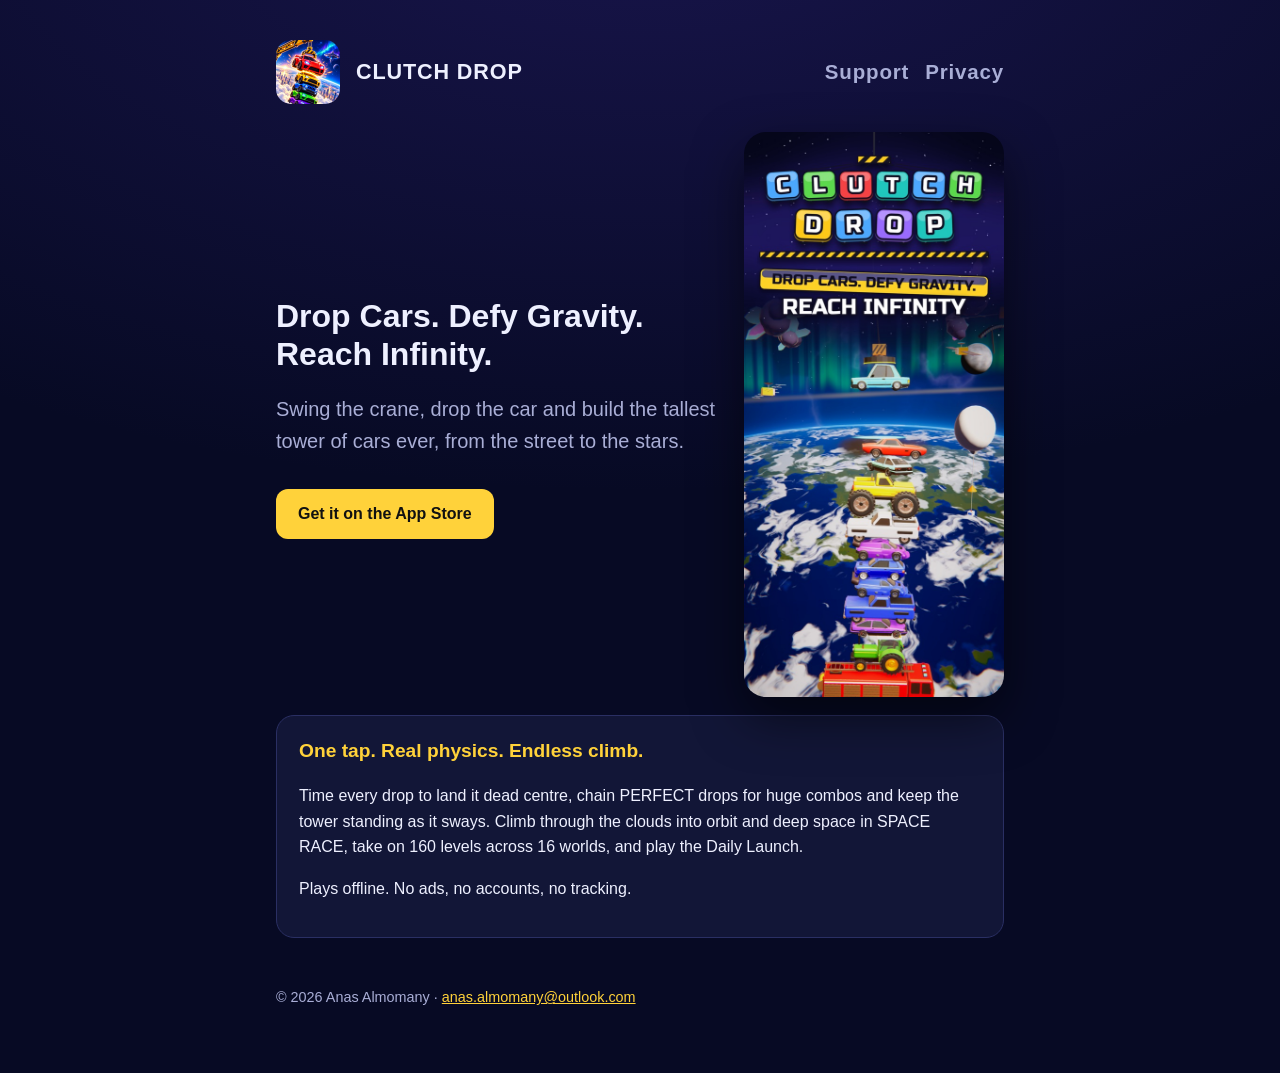
<file: index.html>
<!doctype html><html lang="en"><head><meta charset="utf-8"><meta name="viewport" content="width=device-width,initial-scale=1"><title>Clutch Drop — Drop Cars. Defy Gravity. Reach Infinity.</title><meta name="description" content="Clutch Drop: drop cars, defy gravity, reach infinity. A one-tap car-stacking game for iPhone, iPad, Mac, Apple TV and Apple Vision Pro."><link rel="icon" href="icon.png"><link rel="stylesheet" href="style.css"></head><body><div class="wrap"><header><img src="icon.png" alt=""><a href="./">CLUTCH DROP</a><nav><a href="support.html">Support</a><a href="privacy.html">Privacy</a></nav></header>
<section class="hero"><div><h1>Drop Cars. Defy Gravity. Reach Infinity.</h1>
<p class="tag">Swing the crane, drop the car and build the tallest tower of cars ever, from the street to the stars.</p>
<a class="btn" href="https://apps.apple.com/app/id6826918866">Get it on the App Store</a></div>
<img src="hero.jpg" alt="Clutch Drop gameplay: a tower of cars climbing into orbit"></section>
<div class="card"><h2 style="margin-top:0">One tap. Real physics. Endless climb.</h2>
<p>Time every drop to land it dead centre, chain PERFECT drops for huge combos and keep the tower standing as it sways. Climb through the clouds into orbit and deep space in SPACE RACE, take on 160 levels across 16 worlds, and play the Daily Launch.</p>
<p>Plays offline. No ads, no accounts, no tracking.</p></div>
<footer>© 2026 Anas Almomany · <a href="mailto:anas.almomany@outlook.com">anas.almomany@outlook.com</a></footer></div></body></html>
</file>
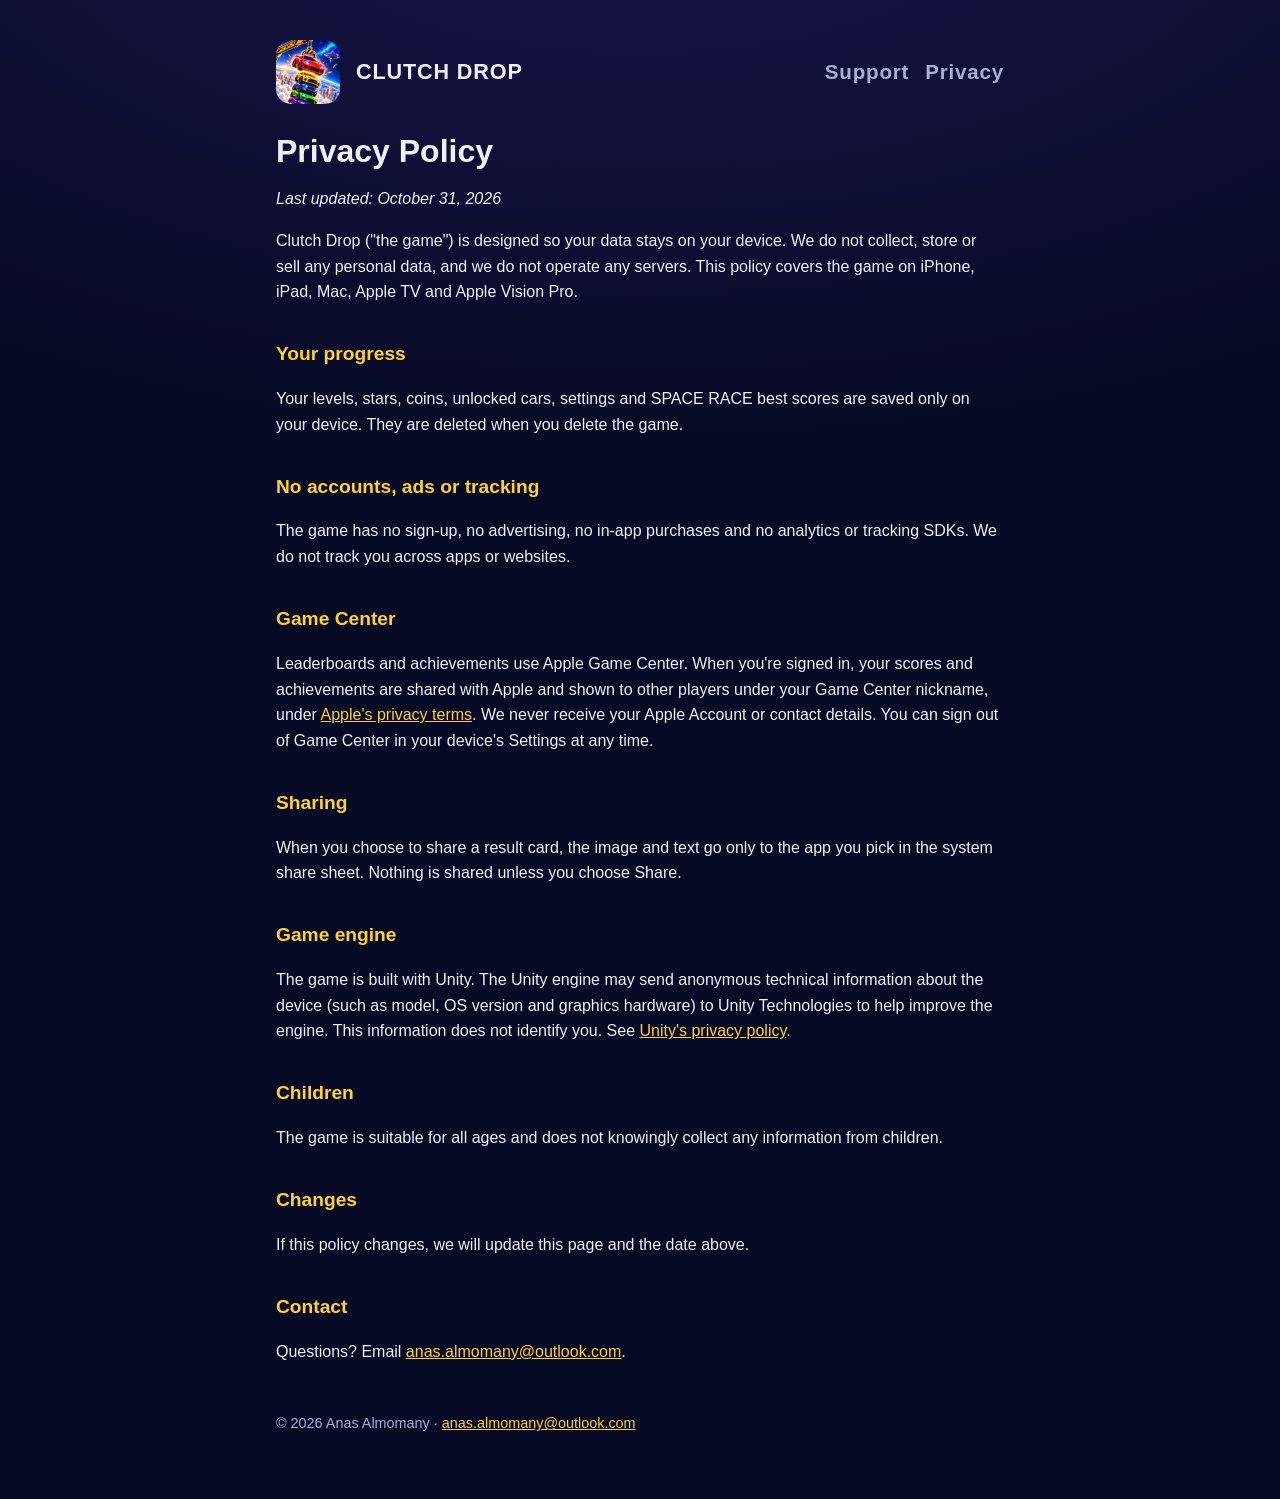
<file: privacy.html>
<!doctype html><html lang="en"><head><meta charset="utf-8"><meta name="viewport" content="width=device-width,initial-scale=1"><title>Clutch Drop — Privacy Policy</title><meta name="description" content="Clutch Drop: drop cars, defy gravity, reach infinity. A one-tap car-stacking game for iPhone, iPad, Mac, Apple TV and Apple Vision Pro."><link rel="icon" href="icon.png"><link rel="stylesheet" href="style.css"></head><body><div class="wrap"><header><img src="icon.png" alt=""><a href="./">CLUTCH DROP</a><nav><a href="support.html">Support</a><a href="privacy.html">Privacy</a></nav></header>
<h1>Privacy Policy</h1><p><i>Last updated: October 31, 2026</i></p>
<p>Clutch Drop ("the game") is designed so your data stays on your device. We do not collect, store or sell any personal data, and we do not operate any servers. This policy covers the game on iPhone, iPad, Mac, Apple TV and Apple Vision Pro.</p>
<h2>Your progress</h2><p>Your levels, stars, coins, unlocked cars, settings and SPACE RACE best scores are saved only on your device. They are deleted when you delete the game.</p>
<h2>No accounts, ads or tracking</h2><p>The game has no sign-up, no advertising, no in-app purchases and no analytics or tracking SDKs. We do not track you across apps or websites.</p>
<h2>Game Center</h2><p>Leaderboards and achievements use Apple Game Center. When you're signed in, your scores and achievements are shared with Apple and shown to other players under your Game Center nickname, under <a href="https://www.apple.com/legal/privacy/">Apple's privacy terms</a>. We never receive your Apple Account or contact details. You can sign out of Game Center in your device's Settings at any time.</p>
<h2>Sharing</h2><p>When you choose to share a result card, the image and text go only to the app you pick in the system share sheet. Nothing is shared unless you choose Share.</p>
<h2>Game engine</h2><p>The game is built with Unity. The Unity engine may send anonymous technical information about the device (such as model, OS version and graphics hardware) to Unity Technologies to help improve the engine. This information does not identify you. See <a href="https://unity.com/legal/privacy-policy">Unity's privacy policy</a>.</p>
<h2>Children</h2><p>The game is suitable for all ages and does not knowingly collect any information from children.</p>
<h2>Changes</h2><p>If this policy changes, we will update this page and the date above.</p>
<h2>Contact</h2><p>Questions? Email <a href="mailto:anas.almomany@outlook.com">anas.almomany@outlook.com</a>.</p>
<footer>© 2026 Anas Almomany · <a href="mailto:anas.almomany@outlook.com">anas.almomany@outlook.com</a></footer></div></body></html>
</file>
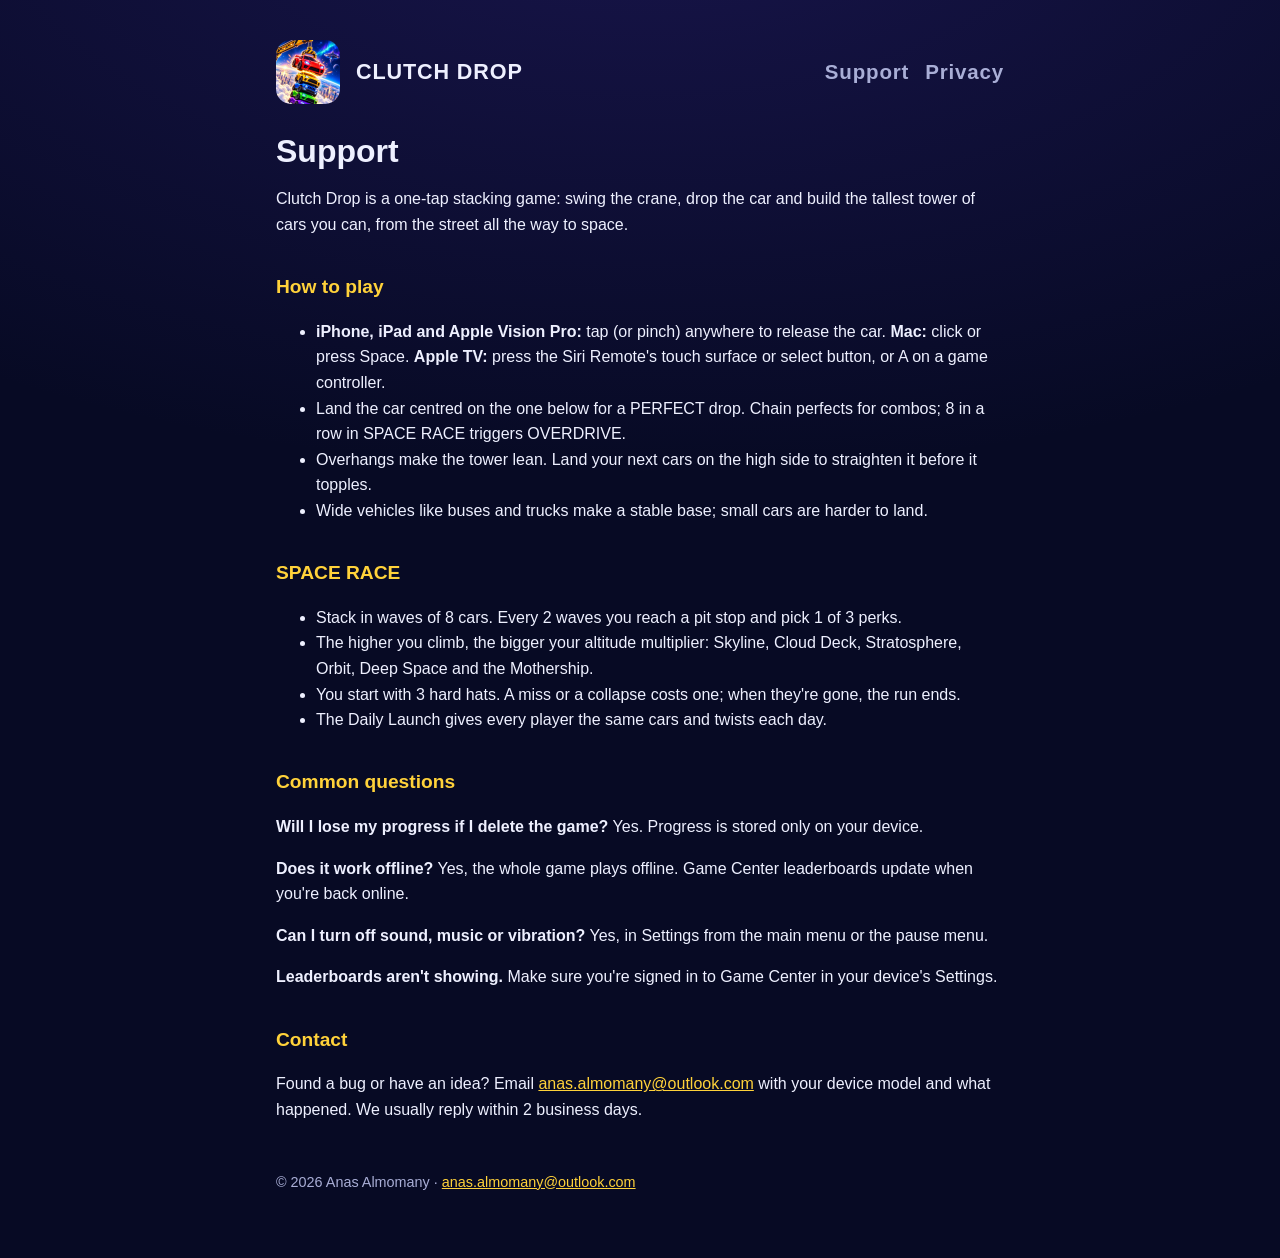
<file: support.html>
<!doctype html><html lang="en"><head><meta charset="utf-8"><meta name="viewport" content="width=device-width,initial-scale=1"><title>Clutch Drop — Support</title><meta name="description" content="Clutch Drop: drop cars, defy gravity, reach infinity. A one-tap car-stacking game for iPhone, iPad, Mac, Apple TV and Apple Vision Pro."><link rel="icon" href="icon.png"><link rel="stylesheet" href="style.css"></head><body><div class="wrap"><header><img src="icon.png" alt=""><a href="./">CLUTCH DROP</a><nav><a href="support.html">Support</a><a href="privacy.html">Privacy</a></nav></header>
<h1>Support</h1>
<p>Clutch Drop is a one-tap stacking game: swing the crane, drop the car and build the tallest tower of cars you can, from the street all the way to space.</p>
<h2>How to play</h2><ul>
<li><b>iPhone, iPad and Apple Vision Pro:</b> tap (or pinch) anywhere to release the car. <b>Mac:</b> click or press Space. <b>Apple TV:</b> press the Siri Remote's touch surface or select button, or A on a game controller.</li>
<li>Land the car centred on the one below for a PERFECT drop. Chain perfects for combos; 8 in a row in SPACE RACE triggers OVERDRIVE.</li>
<li>Overhangs make the tower lean. Land your next cars on the high side to straighten it before it topples.</li>
<li>Wide vehicles like buses and trucks make a stable base; small cars are harder to land.</li></ul>
<h2>SPACE RACE</h2><ul>
<li>Stack in waves of 8 cars. Every 2 waves you reach a pit stop and pick 1 of 3 perks.</li>
<li>The higher you climb, the bigger your altitude multiplier: Skyline, Cloud Deck, Stratosphere, Orbit, Deep Space and the Mothership.</li>
<li>You start with 3 hard hats. A miss or a collapse costs one; when they're gone, the run ends.</li>
<li>The Daily Launch gives every player the same cars and twists each day.</li></ul>
<h2>Common questions</h2>
<p><b>Will I lose my progress if I delete the game?</b> Yes. Progress is stored only on your device.</p>
<p><b>Does it work offline?</b> Yes, the whole game plays offline. Game Center leaderboards update when you're back online.</p>
<p><b>Can I turn off sound, music or vibration?</b> Yes, in Settings from the main menu or the pause menu.</p>
<p><b>Leaderboards aren't showing.</b> Make sure you're signed in to Game Center in your device's Settings.</p>
<h2>Contact</h2>
<p>Found a bug or have an idea? Email <a href="mailto:anas.almomany@outlook.com">anas.almomany@outlook.com</a> with your device model and what happened. We usually reply within 2 business days.</p>
<footer>© 2026 Anas Almomany · <a href="mailto:anas.almomany@outlook.com">anas.almomany@outlook.com</a></footer></div></body></html>
</file>
<file: style.css>
:root{--bg:#070a24;--card:#121637;--ink:#eef0ff;--dim:#a9aed6;--gold:#ffd23a;--line:#2a2f63}
*{box-sizing:border-box}html,body{margin:0}
body{font-family:-apple-system,BlinkMacSystemFont,"Segoe UI",Roboto,sans-serif;background:radial-gradient(1200px 600px at 50% -10%,#3a2a9a55,transparent),var(--bg);color:var(--ink);line-height:1.6}
a{color:var(--gold)}
.wrap{max-width:760px;margin:0 auto;padding:40px 16px 64px}
header{display:flex;align-items:center;gap:16px;margin-bottom:28px}
header img{width:64px;height:64px;border-radius:15px}
header a{text-decoration:none;color:var(--ink);font-weight:800;font-size:1.35em;letter-spacing:.04em}
nav{margin-left:auto;display:flex;gap:16px;font-size:.95em}nav a{color:var(--dim);text-decoration:none}nav a:hover{color:var(--ink)}
h1{font-size:2em;line-height:1.2;margin:.2em 0 .4em}h2{font-size:1.2em;margin-top:1.8em;color:var(--gold)}
.card{background:var(--card);border:1px solid var(--line);border-radius:18px;padding:20px 22px;margin:18px 0}
.hero{display:grid;grid-template-columns:1fr 260px;gap:28px;align-items:center}
.hero img{width:100%;border-radius:22px;box-shadow:0 20px 50px #0008}
.tag{font-size:1.25em;color:var(--dim)}
.btn{display:inline-block;background:var(--gold);color:#111;padding:12px 22px;border-radius:12px;font-weight:800;text-decoration:none;margin-top:12px}
footer{margin-top:48px;color:var(--dim);font-size:.9em}
@media (max-width:640px){.hero{grid-template-columns:1fr}.hero img{max-width:280px;margin:0 auto}nav{gap:12px}h1{font-size:1.6em}}
</file>
